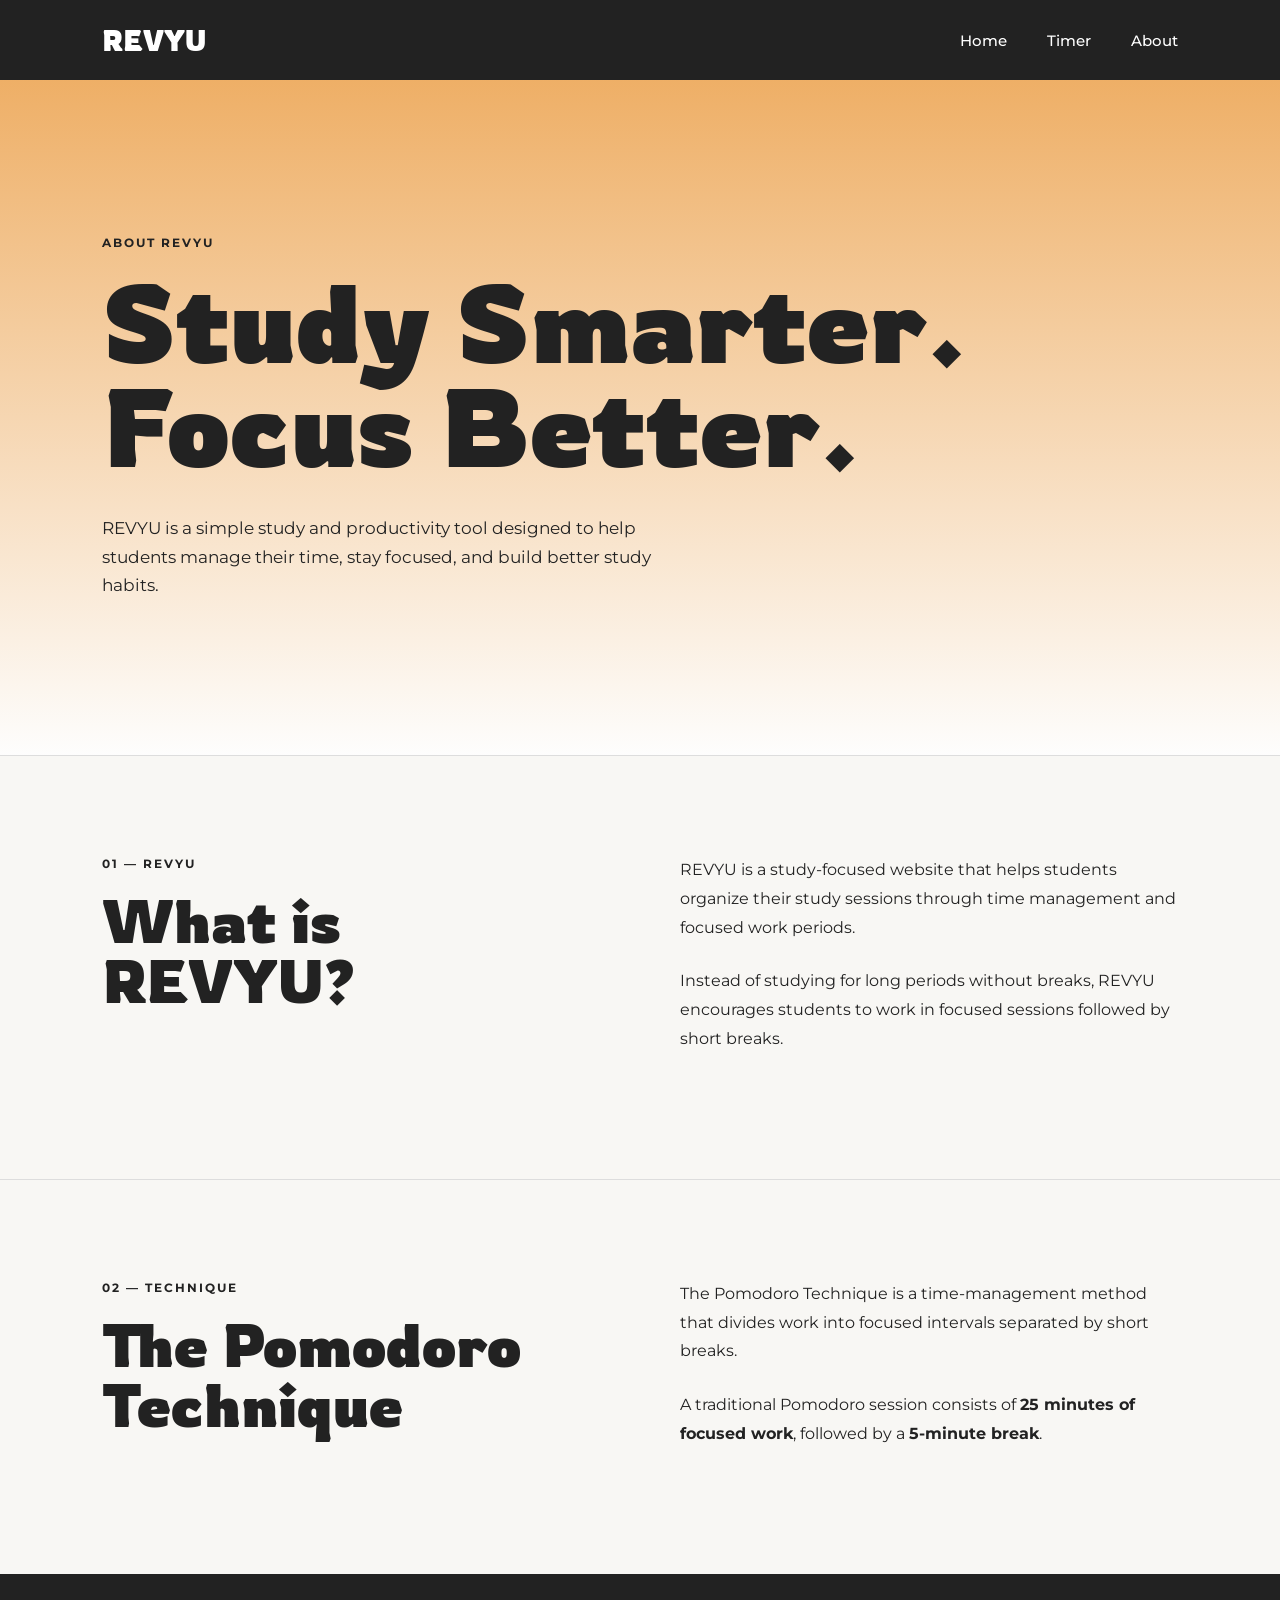
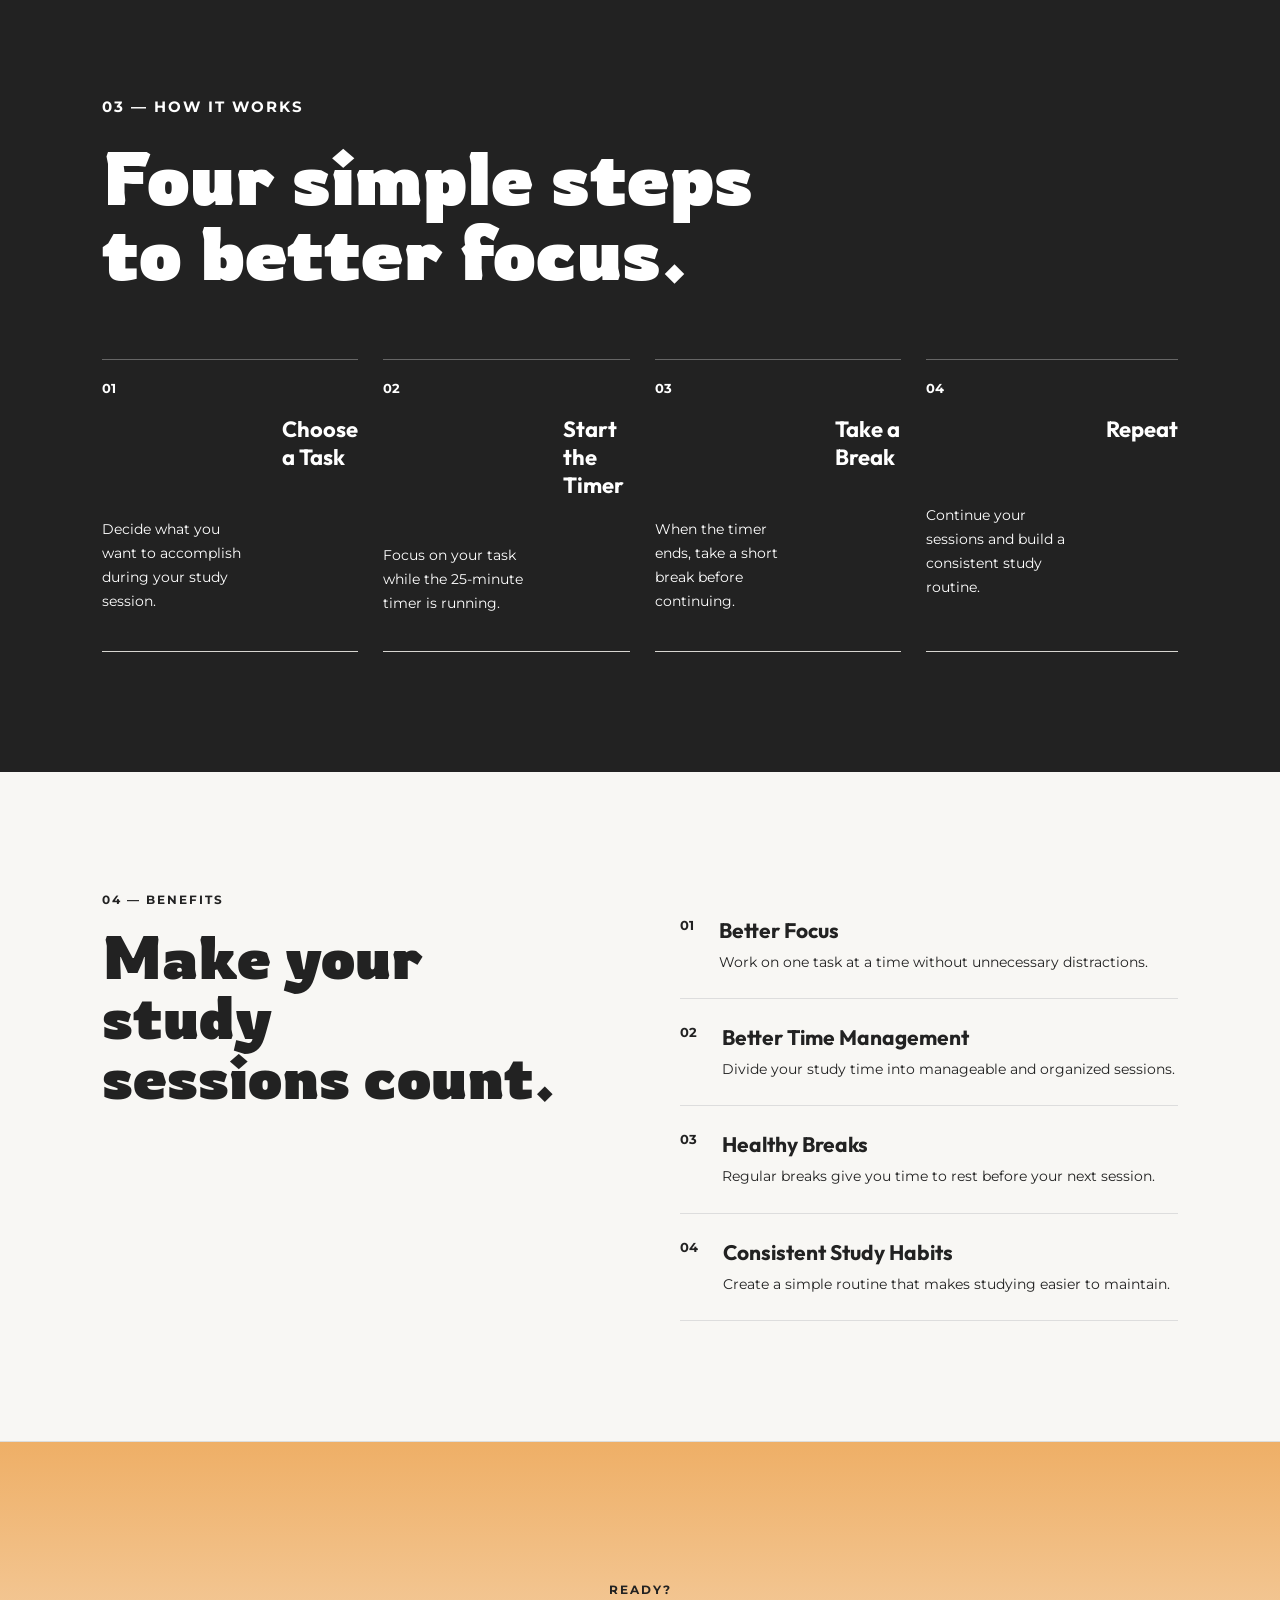
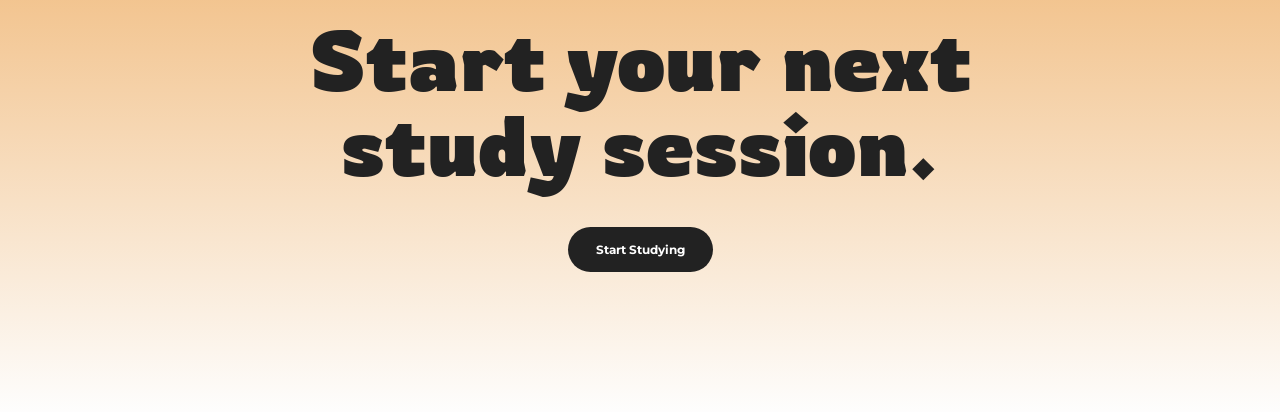
<file: about.html>
<!DOCTYPE html>
<html lang="en">

<head>
    <meta charset="UTF-8">
    <meta name="viewport" content="width=device-width, initial-scale=1.0">
    <title>REVYU | About</title>
    <link rel="stylesheet" href="style.css">
    <link rel="preconnect" href="https://fonts.googleapis.com">
    <link rel="preconnect" href="https://fonts.gstatic.com" crossorigin>
    <link href="https://fonts.googleapis.com/css2?family=Montserrat:ital,wght@0,100..900;1,100..900&family=Outfit:wght@100..900&family=Rowdies:wght@300;400;700&display=swap" rel="stylesheet">
</head>

<body>
    <header>
        <nav class="bar">
            <a href="index.html" class="logo">REVYU</a>

            <ul class="nav-links">
                <li><a href="index.html">Home</a></li>
                <li><a href="timer.html">Timer</a></li>
                <li><a href="about.html">About</a></li>
            </ul>

    <label class="hamburger">

        <input type="checkbox" id="menu-toggle">

        <svg viewBox="0 0 32 32">
            <path
                class="line line-top-bottom"
                d="M4 10 L28 10"
            ></path>

        <path
            class="line"
            d="M4 16 L28 16"
        ></path>

        <path
            class="line line-top-bottom"
            d="M4 22 L28 22"
        ></path>
    </svg>

    </label>
        </nav>
    </header>



    <!-- About Hero -->
    <section class="about-hero">

        <div class="about-hero-content">

            <p class="about-label">ABOUT REVYU</p>

            <h1>
                Study Smarter.<br>
                Focus Better.
            </h1>

            <p class="about-intro">
                REVYU is a simple study and productivity tool designed
                to help students manage their time, stay focused, and
                build better study habits.
            </p>

        </div>

    </section>


    <!-- What is REVYU -->
    <section class="about-section">

        <div class="about-content">

            <div class="about-heading">
                <p class="about-label">01 — REVYU</p>
                <h2>What is REVYU?</h2>
            </div>

            <div class="about-text">
                <p>
                    REVYU is a study-focused website that helps students
                    organize their study sessions through time management
                    and focused work periods.
                </p>

                <p>
                    Instead of studying for long periods without breaks,
                    REVYU encourages students to work in focused sessions
                    followed by short breaks.
                </p>
            </div>

        </div>

    </section>


    <!-- Pomodoro Technique -->
    <section class="about-section technique-section">

        <div class="about-content">

            <div class="about-heading">
                <p class="about-label">02 — TECHNIQUE</p>
                <h2>The Pomodoro Technique</h2>
            </div>

            <div class="about-text">

                <p>
                    The Pomodoro Technique is a time-management method
                    that divides work into focused intervals separated
                    by short breaks.
                </p>

                <p>
                    A traditional Pomodoro session consists of
                    <strong>25 minutes of focused work</strong>,
                    followed by a <strong>5-minute break</strong>.
                </p>

            </div>

        </div>

    </section>


    <!-- How It Works -->
    <section class="how-section">

        <div class="how-header">

            <p class="about-label">03 — HOW IT WORKS</p>

            <h2>
                Four simple steps<br>
                to better focus.
            </h2>

        </div>


        <div class="steps">

            <div class="step">
                <span>01</span>

                <h3>Choose a Task</h3>

                <p>
                    Decide what you want to accomplish
                    during your study session.
                </p>
            </div>


            <div class="step">
                <span>02</span>

                <h3>Start the Timer</h3>

                <p>
                    Focus on your task while the
                    25-minute timer is running.
                </p>
            </div>


            <div class="step">
                <span>03</span>

                <h3>Take a Break</h3>

                <p>
                    When the timer ends, take a
                    short break before continuing.
                </p>
            </div>


            <div class="step">
                <span>04</span>

                <h3>Repeat</h3>

                <p>
                    Continue your sessions and
                    build a consistent study routine.
                </p>
            </div>

        </div>

    </section>


    <!-- Benefits -->
    <section class="benefits-section">

        <div class="benefits-content">

            <div class="about-heading">
                <p class="about-label">04 — BENEFITS</p>

                <h2>
                    Make your study<br>
                    sessions count.
                </h2>
            </div>


            <div class="benefits-list">

                <div class="benefit">
                    <span>01</span>

                    <div>
                        <h3>Better Focus</h3>
                        <p>
                            Work on one task at a time
                            without unnecessary distractions.
                        </p>
                    </div>
                </div>


                <div class="benefit">
                    <span>02</span>

                    <div>
                        <h3>Better Time Management</h3>
                        <p>
                            Divide your study time into
                            manageable and organized sessions.
                        </p>
                    </div>
                </div>


                <div class="benefit">
                    <span>03</span>

                    <div>
                        <h3>Healthy Breaks</h3>
                        <p>
                            Regular breaks give you time to
                            rest before your next session.
                        </p>
                    </div>
                </div>


                <div class="benefit">
                    <span>04</span>

                    <div>
                        <h3>Consistent Study Habits</h3>
                        <p>
                            Create a simple routine that
                            makes studying easier to maintain.
                        </p>
                    </div>
                </div>

            </div>

        </div>

    </section>


    <!-- Call To Action -->
    <section class="about-cta">

        <p class="about-label">READY?</p>

        <h2>
            Start your next<br>
            study session.
        </h2>

        <a href="timer.html" class="hero-btn">
            Start Studying
        </a>

    </section>

    <script src="script.js"></script>
</body>
</html>
</file>
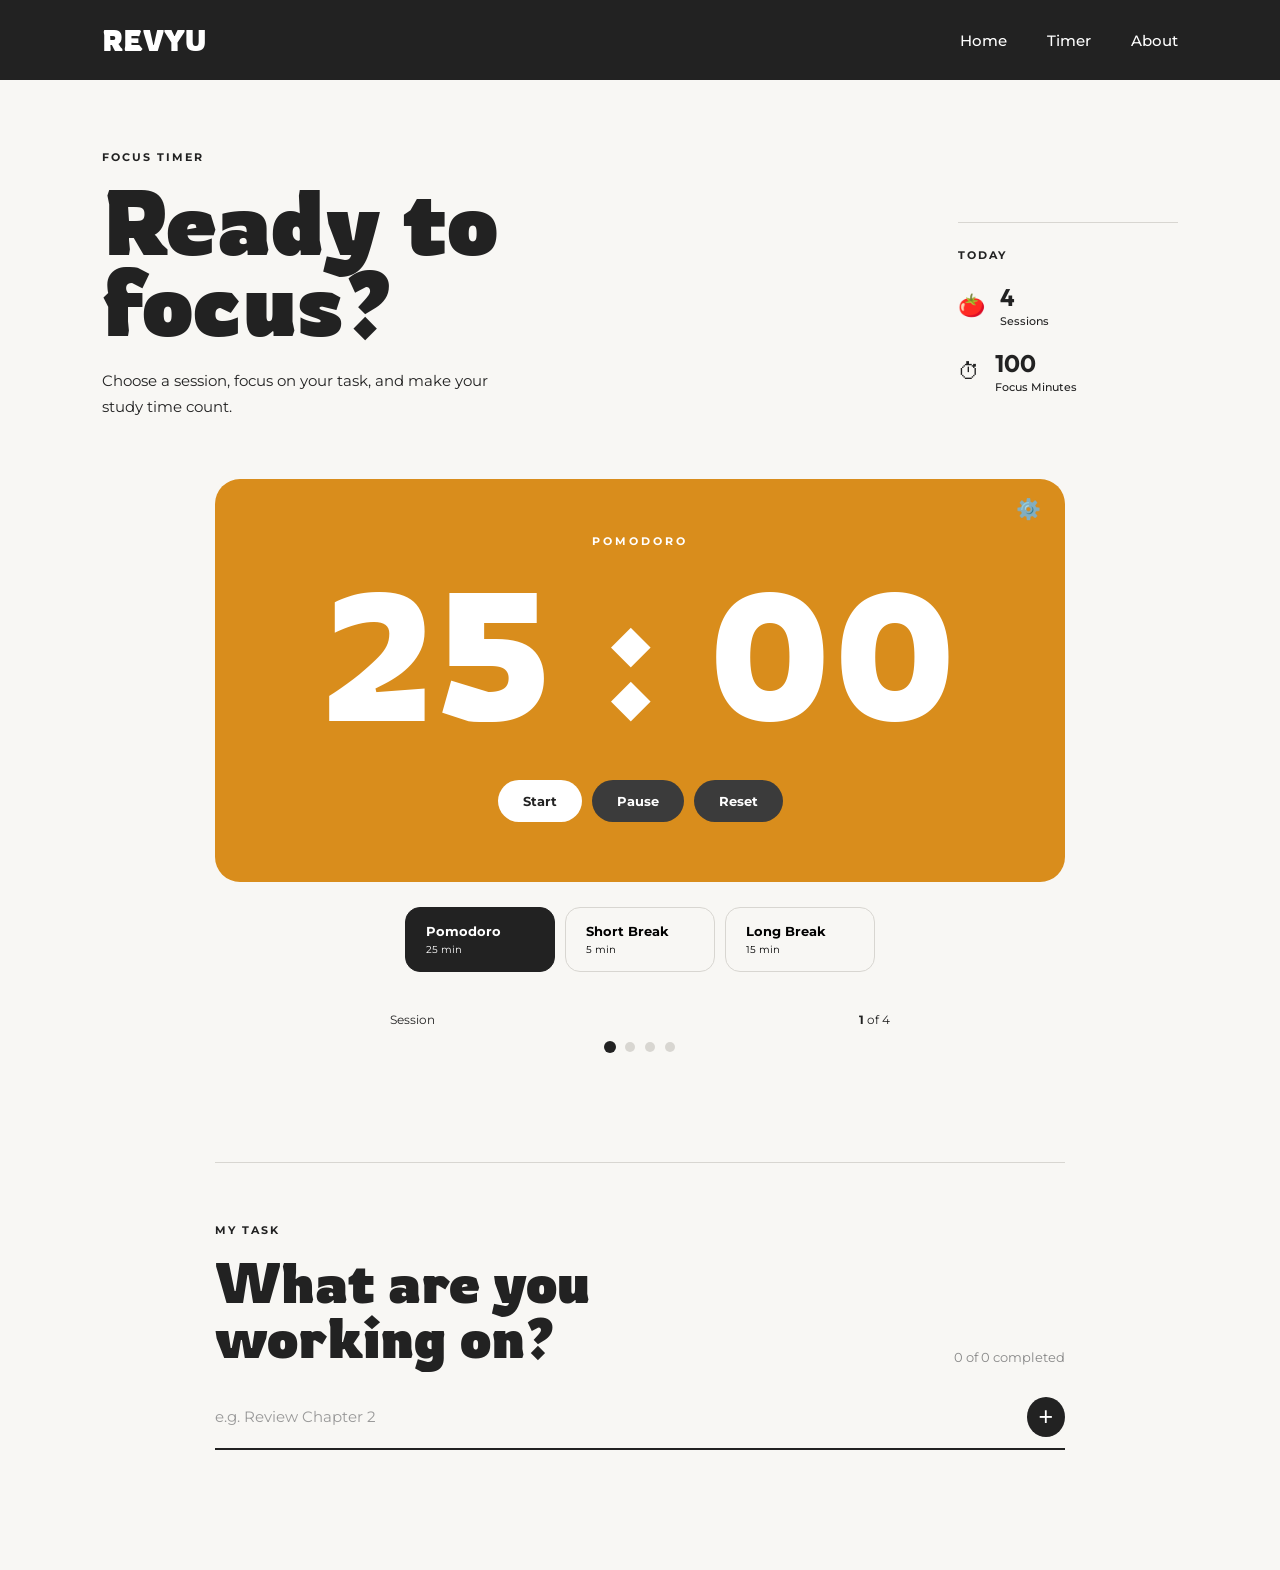
<file: timer.html>
<!DOCTYPE html>
<html lang="en">

<head>
    <meta charset="UTF-8">
    <meta name="viewport" content="width=device-width, initial-scale=1.0">
    <title>REVYU | Timer</title>
    <link rel="stylesheet" href="style.css">
    <link rel="preconnect" href="https://fonts.googleapis.com">
    <link rel="preconnect" href="https://fonts.gstatic.com" crossorigin>
    <link href="https://fonts.googleapis.com/css2?family=Montserrat:ital,wght@0,100..900;1,100..900&family=Outfit:wght@100..900&family=Rowdies:wght@300;400;700&display=swap" rel="stylesheet">
</head>

<body>

    <header>

        <nav class="bar">
            <a href="index.html" class="logo">REVYU</a>

            <ul class="nav-links">
                <li><a href="index.html">Home</a></li>
                <li><a href="timer.html">Timer</a></li>
                <li><a href="about.html">About</a></li>
            </ul>

    <label class="hamburger">

        <input type="checkbox" id="menu-toggle">

        <svg viewBox="0 0 32 32">
            <path
                class="line line-top-bottom"
                d="M4 10 L28 10"
            ></path>

        <path
            class="line"
            d="M4 16 L28 16"
        ></path>

        <path
            class="line line-top-bottom"
            d="M4 22 L28 22"
        ></path>
    </svg>

    </label>
        </nav>
    </header>


    <main class="timer-page">
        <section class="timer-intro">

            <div class="intro-text">

                <p class="section-label">
                    FOCUS TIMER
                </p>

                <h1>
                    Ready to<br>
                    focus?
                </h1>

                <p class="intro-description">
                    Choose a session, focus on your task,
                    and make your study time count.
                </p>

            </div>


            <div class="today-progress">

                <p class="section-label">
                    TODAY
                </p>

                <div class="progress-item">

                    <span class="progress-icon">
                        🍅
                    </span>

                    <div>
                        <strong id="completed-sessions">
                            4
                        </strong>

                        <span>
                            Sessions
                        </span>
                    </div>

                </div>


                <div class="progress-item">

                    <span class="progress-icon">
                        ⏱
                    </span>

                    <div>
                        <strong id="focus-minutes">
                            100
                        </strong>

                        <span>
                            Focus Minutes
                        </span>
                    </div>

                </div>

            </div>

        </section>


        <section class="timer-area">

            <div class="timer-card">

                <button
                    type="button"
                    id="settings-btn"
                    class="settings-btn"
                    aria-label="Open settings">
                    ⚙️
                </button>

                <p class="current-mode" id="current-mode">
                    POMODORO
                </p>


                <!-- Timer -->

                <div class="timer-display">

                    <span id="minutes">
                        25
                    </span>

                    <span class="timer-colon">
                        :
                    </span>

                    <span id="seconds">
                        00
                    </span>

                </div>

                <div class="timer-controls">

                    <button
                        type="button"
                        id="start-btn"
                        class="start-btn">
                        Start
                    </button>

                    <button
                        type="button"
                        id="pause-btn"
                        class="secondary-btn">
                        Pause
                    </button>

                    <button
                        type="button"
                        id="reset-btn"
                        class="secondary-btn">
                        Reset
                    </button>

                </div>

            </div>


            <div class="timer-modes">

                <button
                    type="button"
                    class="mode-btn active"
                    data-mode="pomodoro">

                    <span>Pomodoro</span>
                    <small>25 min</small>

                </button>


                <button
                    type="button"
                    class="mode-btn"
                    data-mode="short">

                    <span>Short Break</span>
                    <small>5 min</small>

                </button>


                <button
                    type="button"
                    class="mode-btn"
                    data-mode="long">

                    <span>Long Break</span>
                    <small>15 min</small>

                </button>

            </div>

            <div class="session-progress">

                <div class="session-header">

                    <span>
                        Session
                    </span>

                    <span>
                        <strong id="current-session">
                            1
                        </strong>
                        of 4
                    </span>

                </div>

                <div class="session-dots">
                    <span class="session-dot active"></span>
                    <span class="session-dot"></span>
                    <span class="session-dot"></span>
                    <span class="session-dot"></span>
                </div>

            </div>

        </section>

        <section class="task-section">

            <div class="task-header">

                <div>

                    <p class="section-label">
                        MY TASK
                    </p>

                    <h2>
                        What are you<br>
                        working on?
                    </h2>

                </div>

                <p class="task-count" id="task-count">
                    0 of 0 completed
                </p>

            </div>


            <div class="task-input-container">

                <input
                    type="text"
                    id="task-input"
                    placeholder="e.g. Review Chapter 2"
                    autocomplete="off">

                <button
                    type="button"
                    id="add-task-btn"
                    aria-label="Add task">

                    +

                </button>

            </div>


            <div
                class="task-list"
                id="task-list">
            </div>

        </section>


    </main>


    <!-- Settings Modal -->
    <div class="settings-overlay" id="settings-overlay">

        <div class="settings-panel">

            <div class="settings-header">
                <h3>Settings</h3>
                <button
                    type="button"
                    id="settings-close"
                    class="settings-close"
                    aria-label="Close settings">
                    &times;
                </button>
            </div>

            <div class="settings-group">
                <label for="focus-duration">Focus time (minutes)</label>
                <input type="number" id="focus-duration" min="1" max="180" value="25">
            </div>

            <div class="settings-group">
                <label for="short-duration">Short break (minutes)</label>
                <input type="number" id="short-duration" min="1" max="60" value="5">
            </div>

            <div class="settings-group">
                <label for="long-duration">Long break (minutes)</label>
                <input type="number" id="long-duration" min="1" max="60" value="15">
            </div>

            <div class="settings-toggle">
                <label for="auto-start-breaks">Auto-start breaks</label>
                <input type="checkbox" id="auto-start-breaks">
            </div>

            <div class="settings-toggle">
                <label for="auto-start-sessions">Auto-start next session</label>
                <input type="checkbox" id="auto-start-sessions">
            </div>

            <div class="settings-toggle">
                <label for="sound-toggle">Sound notification</label>
                <input type="checkbox" id="sound-toggle" checked>
            </div>

            <button
                type="button"
                id="settings-save"
                class="settings-save-btn">
                Save Settings
            </button>

        </div>

    </div>


    <script src="script.js"></script>

</body>

</html>
</file>
<file: style.css>
* {
    margin: 0;
    padding: 0;
    box-sizing: border-box;
}

body {
    font-family: 'Outfit', sans-serif;
    background-color: #f8f7f4;
    color: #222;
}

header {
    width: 100%;
    background-color: #222;
}

/* Hide hamburger on desktop */

.hamburger {
    display: none;
}

/* Hamburger icon styling */

.hamburger input {
    display: none;
}

.hamburger svg {
    width: 28px;
    height: 28px;
    cursor: pointer;
}

.line {
    fill: none;
    stroke: white;
    stroke-width: 3;
    stroke-linecap: round;
}

.bar {
    height: 80px;
    padding: 0 8%;
    display: flex;
    align-items: center;
    justify-content: space-between;
}

.logo {
    font-family: 'Rowdies', sans-serif;
    font-size: 28px;
    font-weight: 700;
    text-decoration: none;
    color: #ffff;
}

.nav-links {
    display: flex;
    list-style: none;
    gap: 40px;
}

.nav-links a {
    text-decoration: none;
    color: #ffff;
    font-family: 'Montserrat', sans-serif;
    font-size: 15px;
    font-weight: 500;
    transition: 0.3s;
}

.nav-links a:hover {
    opacity: 0.6;
}

/* MOBILE NAVIGATION — placed after the base .nav-links rule above
   so this is the rule that wins on small screens */

@media (max-width: 768px) {

    .bar {
        position: relative;
    }

    .hamburger {
        display: block;
        z-index: 100;
    }

    .nav-links {
        display: none;

        position: absolute;

        top: 100%;
        left: 0;

        width: 100%;

        flex-direction: column;

        align-items: center;

        padding: 30px 0;

        background-color: #222;
        z-index: 999;
    }

    .nav-links.show {
        display: flex;
    }

}

.hero {
    min-height: calc(100vh - 80px);
    background: linear-gradient(to bottom, rgba(236, 157, 67, 0.8), rgba(255, 255, 255, 0.8)), url('https://images.unsplash.com/photo-1612832021065-1f3e4c6b9d2e?ixlib=rb-4.0.3&ixid=M3wxMjA3fDB8MHxwaG90by1wYWdlfHx8fGVufDB8fHx8&auto=format&fit=crop&w=1470&q=80') center/cover no-repeat;
    max-width: 1200px;

    margin: auto;

    padding: 60px 8%;

    display: flex;

    align-items: center;

    justify-content: space-between;

    gap: 80px;
}



.hero-content {
    max-width: 600px;
}

.hero-label {
    font-family: 'Montserrat', sans-serif;

    font-size: 11px;

    font-weight: 700;

    letter-spacing: 2px;

    margin-bottom: 20px;
}

.hero-content h1 {
    font-family: 'Rowdies', sans-serif;

    font-size: clamp(55px, 7vw, 100px);

    line-height: 0.95;

    margin: 0 0 30px;
}

.hero-description {
    max-width: 420px;

    font-family: 'Montserrat', sans-serif;

    font-size: 16px;

    line-height: 1.7;

    margin-bottom: 35px;
}

.hero-btn {
    display: inline-block;

    padding: 15px 28px;

    background-color: #222;

    color: white;

    border-radius: 30px;

    font-family: 'Montserrat', sans-serif;

    font-size: 12px;

    font-weight: 700;

    text-decoration: none;

    transition: 0.3s;
}

.hero-btn:hover {
    transform: translateY(-3px);
}


.timer-preview {
    width: 320px;
    min-height: 420px;

    background-color: #333333;
    color: white;

    border-radius: 30px;
    padding: 30px;

    display: flex;
    flex-direction: column;
    justify-content: center;

    gap: 15px;

    box-shadow: 20px 20px 0 #e5e1db;
}

.pic {
    display: flex;
    justify-content: center;
    align-items: center;

    margin: 10px 0;
}

.pic img {
    width: 160px;
    height: auto;

    object-fit: contain;
}

.preview-label {
    margin: 0;

    font-family: 'Montserrat', sans-serif;
    font-size: 11px;
    font-weight: 700;

    letter-spacing: 3px;
}

.preview-time {
    font-family: 'Rowdies', sans-serif;
    font-size: 70px;

    color: #ff7a00;

    text-align: center;

    margin: 5px 0;
}

.preview-start {
    width: 100%;

    padding: 16px;

    border: none;

    border-radius: 30px;

    background-color: white;

    color: #222;

    font-family: 'Montserrat', sans-serif;

    font-size: 13px;

    font-weight: 700;

    cursor: pointer;

    margin-top: auto;

    transition: 0.3s;
}

.preview-start:hover {
    transform: scale(1.03);
}


@media (max-width: 768px) {

    .hero {
        min-height: auto;

        flex-direction: column;

        align-items: flex-start;

        padding: 70px 8%;

        gap: 60px;
    }

    .timer-preview {
        width: 100%;

        max-width: 430px;

        align-self: center;
    }
}

/* =================================
   WHY REVYU SECTION
================================= */

.why-revyu {
    max-width: 1200px;
    margin: 0 auto;

    padding: 120px 8%;
}


/* HEADER */

.why-header {
    max-width: 650px;

    margin-bottom: 70px;
}

.section-label {
    font-family: 'Montserrat', sans-serif;

    font-size: 11px;
    font-weight: 700;

    letter-spacing: 2px;

    margin-bottom: 20px;
}

.why-header h2 {
    font-family: 'Rowdies', sans-serif;

    font-size: clamp(40px, 5vw, 65px);

    line-height: 1;

    margin-bottom: 25px;
}

.why-description {
    max-width: 500px;

    font-family: 'Montserrat', sans-serif;

    font-size: 15px;

    line-height: 1.7;
}


/* CARDS */

.why-grid {
    display: grid;

    grid-template-columns: repeat(3, 1fr);

    gap: 20px;
}


.why-card {
    min-height: 300px;

    padding: 35px;

    border: 1px solid #d8d6d1;

    border-radius: 20px;

    display: flex;

    flex-direction: column;

    justify-content: space-between;

    transition: 0.3s;
}

.why-card:hover {
    transform: translateY(-8px);

    background-color: #222;

    color: white;
}


.why-number {
    font-family: 'Montserrat', sans-serif;

    font-size: 12px;

    font-weight: 700;

    color: #ff7a00;
}


.why-card h3 {
    font-family: 'Rowdies', sans-serif;

    font-size: 32px;

    margin: auto 0 15px;
}


.why-card p {
    font-family: 'Montserrat', sans-serif;

    font-size: 13px;

    line-height: 1.7;

    margin: 0;
}


/* RESPONSIVE */

@media (max-width: 768px) {

    .why-revyu {
        padding: 80px 8%;
    }

    .why-grid {
        grid-template-columns: 1fr;

        gap: 15px;
    }

    .why-card {
        min-height: 220px;
    }

}

/* =================================
   HOW IT WORKS SECTION
================================= */

.how-it-works {
    max-width: 1200px;
    margin: 0 auto;
    padding: 120px 8%;
}


/* HEADER */

.how-header {
    max-width: 600px;
    margin-bottom: 70px;
}

.how-header h2 {
    font-family: 'Rowdies', sans-serif;
    font-size: clamp(40px, 5vw, 65px);
    line-height: 1;
    margin-bottom: 25px;
}

.how-header p {
    font-family: 'Montserrat', sans-serif;
    font-size: 15px;
    line-height: 1.7;
}


/* STEPS */

.steps-container {
    border-top: 1px solid #d8d6d1;
}


.step {
    display: grid;
    grid-template-columns: 150px 1fr;

    gap: 30px;

    padding: 35px 0;

    border-bottom: 1px solid #d8d6d1;

    transition: 0.3s;
}

.step:hover {
    padding-left: 20px;
}


/* NUMBER */

.step-number {
    font-family: 'Rowdies', sans-serif;
    font-size: 40px;
    color: #ff7a00;
}


/* CONTENT */

.step-content {
    display: flex;
    justify-content: space-between;
    align-items: center;

    gap: 40px;
}

.step-content h3 {
    font-family: 'Rowdies', sans-serif;
    font-size: 30px;

    margin: 0;

    min-width: 220px;
}

.step-content p {
    font-family: 'Montserrat', sans-serif;
    font-size: 14px;
    line-height: 1.7;

    max-width: 400px;

    margin: 0;
}


/* RESPONSIVE */

@media (max-width: 768px) {

    .how-it-works {
        padding: 80px 8%;
    }

    .step {
        grid-template-columns: 1fr;
        gap: 15px;
    }

    .step-content {
        flex-direction: column;
        align-items: flex-start;
        gap: 10px;
    }

    .step-content h3 {
        min-width: auto;
    }

}

/* =================================
   MOTIVATIONAL QUOTE
================================= */

.quote-section {
    max-width: 1200px;
    margin: 0 auto;

    padding: 120px 8%;

    text-align: center;

    background-color: #222;
    color: white;

    border-radius: 30px;
}


.quote-label {
    font-family: 'Montserrat', sans-serif;

    font-size: 11px;
    font-weight: 700;

    letter-spacing: 3px;

    color: #ff7a00;

    margin-bottom: 30px;
}


.quote-section h2 {
    max-width: 850px;

    margin: 0 auto 30px;

    font-family: 'Rowdies', sans-serif;

    font-size: clamp(35px, 5vw, 65px);

    line-height: 1.2;
}


.quote-author {
    font-family: 'Montserrat', sans-serif;

    font-size: 14px;

    color: #cccccc;
}

/* =================================
   FINAL CTA SECTION
================================= */

.final-cta {
    max-width: 900px;

    margin: 0 auto;

    padding: 140px 8%;

    text-align: center;
}


.final-cta h2 {
    font-family: 'Rowdies', sans-serif;

    font-size: clamp(45px, 6vw, 75px);

    line-height: 1;

    margin: 25px 0;
}


.final-cta p:not(.section-label) {
    max-width: 500px;

    margin: 0 auto 35px;

    font-family: 'Montserrat', sans-serif;

    font-size: 15px;

    line-height: 1.7;

    color: #666;
}


/* CTA BUTTON */

.final-cta .hero-btn {
    padding: 17px 35px;

    font-size: 12px;
}


/* =================================
   FOOTER
================================= */

.footer {
    background-color: #222;
    color: white;

    margin-top: 50px;

    padding: 70px 8% 25px;
}


.footer-content {
    max-width: 1200px;

    margin: 0 auto;

    display: flex;

    justify-content: space-between;

    gap: 60px;

    padding-bottom: 60px;
}


/* BRAND */

.footer-brand {
    max-width: 300px;
}

.footer-logo {
    font-family: 'Rowdies', sans-serif;

    font-size: 35px;

    color: white;

    text-decoration: none;
}

.footer-brand p {
    font-family: 'Montserrat', sans-serif;

    font-size: 14px;

    line-height: 1.7;

    color: #bbbbbb;

    margin-top: 15px;
}


/* LINKS */

.footer-links {
    display: flex;

    gap: 80px;
}

.footer-column {
    display: flex;

    flex-direction: column;

    gap: 12px;
}

.footer-title {
    font-family: 'Montserrat', sans-serif;

    font-size: 10px;

    font-weight: 700;

    letter-spacing: 2px;

    color: #ff7a00;

    margin-bottom: 10px;
}

.footer-column a {
    font-family: 'Montserrat', sans-serif;

    font-size: 13px;

    color: #bbbbbb;

    text-decoration: none;

    transition: 0.3s;
}

.footer-column a:hover {
    color: white;
}


/* BOTTOM FOOTER */

.footer-bottom {
    max-width: 1200px;

    margin: 0 auto;

    padding-top: 25px;

    border-top: 1px solid #444;

    display: flex;

    justify-content: space-between;

    gap: 20px;
}

.footer-bottom p {
    font-family: 'Montserrat', sans-serif;

    font-size: 11px;

    color: #888;
}


/* MOBILE RESPONSIVE */

@media (max-width: 768px) {

    .footer-content {
        flex-direction: column;

        gap: 40px;
    }

    .footer-links {
        gap: 40px;

        flex-wrap: wrap;
    }

    .footer-bottom {
        flex-direction: column;

        gap: 5px;
    }

}

@keyframes fadeUp {
    from {
        opacity: 0;
        transform: translateY(30px);
    }

    to {
        opacity: 1;
        transform: translateY(0);
    }
}




.hero-content {
    animation: fadeUp 0.8s ease forwards;
}



.timer-preview {
    animation: fadeUp 1s ease forwards;
}


.why-card {
    animation: fadeUp 0.8s ease forwards;
}


.step {
    transition: 0.3s ease;
}

.hero-btn,
.preview-start {
    transition: 0.3s ease;
}

/* =================================
   TABLET AND MOBILE RESPONSIVENESS
================================= */

@media (max-width: 768px) {

    /* NAVIGATION */

    .bar {
        padding: 20px 6%;
        flex-wrap: wrap;
        gap: 20px;
    }

    .nav-links {
        width: 100%;
        justify-content: center;
        gap: 20px;
    }


    /* HERO SECTION */

    .hero {
        flex-direction: column;
        align-items: flex-start;

        padding: 70px 8%;
        gap: 50px;
    }

    .hero-content h1 {
        font-size: clamp(45px, 12vw, 70px);
    }

    .hero-description {
        font-size: 14px;
    }


    /* TIMER PREVIEW */

    .timer-preview {
        width: 100%;
        max-width: 320px;

        min-height: 420px;

        align-self: center;

        box-sizing: border-box;
    }


    /* WHY REVYU */

    .why-grid {
        grid-template-columns: 1fr;
    }

    .why-card {
        min-height: 220px;
    }


    /* HOW IT WORKS */

    .step {
        grid-template-columns: 1fr;
        gap: 15px;
    }

    .step-content {
        flex-direction: column;
        align-items: flex-start;
        gap: 15px;
    }


    /* QUOTE SECTION */

    .quote-section {
        margin-left: 5%;
        margin-right: 5%;

        padding: 80px 8%;
    }


    /* FINAL CTA */

    .final-cta {
        padding: 100px 8%;
    }

    .footer-content {
        flex-direction: column;
        gap: 40px;
    }

    .footer-links {
        gap: 40px;
    }

    .footer-bottom {
        flex-direction: column;
        gap: 10px;
    }

}


    /* TIMER PAGE */


.timer-page {
    min-height: calc(100vh - 80px);
    padding: 70px 8% 100px;
}


.timer-intro {
    max-width: 1200px;
    margin: 0 auto 60px;

    display: flex;
    justify-content: space-between;
    align-items: flex-end;

    gap: 40px;
}

.section-label {
    font-family: 'Montserrat', sans-serif;
    font-size: 11px;
    font-weight: 700;
    letter-spacing: 2px;

    margin-bottom: 18px;
}

.intro-text h1 {
    font-family: 'Rowdies', sans-serif;
    font-size: clamp(55px, 7vw, 90px);
    line-height: 0.9;

    margin: 0 0 25px;
}

.intro-description {
    max-width: 420px;

    font-family: 'Montserrat', sans-serif;
    font-size: 15px;
    line-height: 1.7;

    margin: 0;
}


/* =================================
   TODAY'S PROGRESS
================================= */

.today-progress {
    min-width: 220px;

    padding: 25px 0;

    border-top: 1px solid #d8d6d1;
}

.progress-item {
    display: flex;
    align-items: center;

    gap: 15px;

    margin-top: 20px;
}

.progress-icon {
    font-size: 22px;
}

.progress-item div {
    display: flex;
    flex-direction: column;
    gap: 2px;
}

.progress-item strong {
    font-family: 'Outfit', sans-serif;
    font-size: 24px;
}

.progress-item span:not(.progress-icon) {
    font-family: 'Montserrat', sans-serif;
    font-size: 11px;
    font-weight: 500;
}


/* =================================
   TIMER AREA
================================= */

.timer-area {
    max-width: 850px;
    margin: 0 auto;
}




.timer-card {
    background-color: #d98d1c;
    color: white;

    border-radius: 25px;

    padding: 55px 40px 60px;

    text-align: center;
}

.current-mode {
    font-family: 'Montserrat', sans-serif;

    font-size: 11px;
    font-weight: 700;

    letter-spacing: 3px;

    margin: 0 0 25px;
}


/* =================================
   TIMER DISPLAY
================================= */

.timer-display {
    font-family: 'Rowdies', sans-serif;

    font-size: clamp(100px, 17vw, 180px);

    line-height: 0.9;

    letter-spacing: 3px;

    margin-bottom: 45px;
}

.timer-colon {
    position: relative;
    top: -5px;
}


/* =================================
   TIMER CONTROLS
================================= */

.timer-controls {
    display: flex;
    justify-content: center;
    align-items: center;

    gap: 10px;
}

.timer-controls button {
    border: none;

    padding: 13px 25px;

    border-radius: 30px;

    font-family: 'Montserrat', sans-serif;

    font-size: 13px;
    font-weight: 700;

    cursor: pointer;

    transition: 0.3s;
}

.start-btn {
    background-color: white;
    color: #222;
}

.secondary-btn {
    background-color: #3b3b3b;
    color: white;
}

.timer-controls button:hover {
    transform: translateY(-3px);
}


/* =================================
   TIMER MODES
================================= */

.timer-modes {
    display: flex;

    justify-content: center;

    gap: 10px;

    margin-top: 25px;
}

.mode-btn {
    border: 1px solid #d8d6d1;

    background-color: transparent;

    min-width: 150px;

    padding: 15px 20px;

    border-radius: 15px;

    cursor: pointer;

    display: flex;
    flex-direction: column;

    gap: 4px;

    transition: 0.3s;
}

.mode-btn span {
    font-family: 'Montserrat', sans-serif;

    font-size: 13px;
    font-weight: 700;
}

.mode-btn small {
    font-family: 'Montserrat', sans-serif;

    font-size: 10px;
}

.mode-btn:hover {
    background-color: #eeeae4;
}

.mode-btn.active {
    background-color: #222;
    color: white;

    border-color: #222;
}


/* =================================
   SESSION PROGRESS
================================= */

.session-progress {
    max-width: 500px;

    margin: 40px auto 0;
}

.session-header {
    display: flex;

    justify-content: space-between;

    margin-bottom: 15px;

    font-family: 'Montserrat', sans-serif;

    font-size: 12px;
}

.session-header strong {
    font-weight: 700;
}


/* Session dots */

.session-dots {
    display: flex;

    justify-content: center;

    gap: 10px;
}

.session-dot {
    width: 10px;
    height: 10px;

    border-radius: 50%;

    background-color: #d8d6d1;

    transition: 0.3s;
}

.session-dot.active {
    background-color: #222;

    transform: scale(1.2);
}


/* =================================
   TASK SECTION
================================= */

.task-section {
    max-width: 850px;

    margin: 110px auto 0;

    padding-top: 60px;

    border-top: 1px solid #d8d6d1;
}

.task-header {
    margin-bottom: 30px;
}

.task-header h2 {
    font-family: 'Rowdies', sans-serif;

    font-size: clamp(35px, 5vw, 55px);

    line-height: 1;

    margin: 0;
}



.task-input-container {
    display: flex;

    align-items: center;

    border-bottom: 2px solid #222;

    padding-bottom: 10px;
}

.task-input-container input {
    width: 100%;

    border: none;
    outline: none;

    background: transparent;

    font-family: 'Montserrat', sans-serif;

    font-size: 15px;

    padding: 12px 0;
}

.task-input-container input::placeholder {
    color: #999;
}

.task-input-container button {
    width: 40px;
    height: 40px;

    border: none;

    border-radius: 50%;

    background-color: #222;
    color: white;

    font-size: 25px;

    cursor: pointer;

    display: flex;
    align-items: center;
    justify-content: center;

    transition: 0.3s;
}

.task-input-container button:hover {
    transform: rotate(90deg);
}


/* =================================
   TASK LIST
================================= */

.task-list {
    margin-top: 20px;
}

.task-item {
    display: flex;

    justify-content: space-between;
    align-items: center;

    padding: 18px 0;

    border-bottom: 1px solid #d8d6d1;

    font-family: 'Montserrat', sans-serif;

    font-size: 14px;
}


/* =================================
   RESPONSIVE
================================= */

@media (max-width: 768px) {

    .timer-page {
        padding: 50px 6% 80px;
    }

    .timer-intro {
        flex-direction: column;

        align-items: flex-start;

        margin-bottom: 40px;
    }

    .today-progress {
        width: 100%;
    }

    .timer-card {
        padding: 45px 20px 50px;
    }

    .timer-modes {
        flex-direction: column;
    }

    .mode-btn {
        width: 100%;
    }

    .timer-controls {
        flex-wrap: wrap;
    }

}


@media (max-width: 480px) {

    .timer-page {
        padding-left: 5%;
        padding-right: 5%;
    }

    .intro-text h1 {
        font-size: 55px;
    }

    .timer-display {
        font-size: 85px;
    }

    .timer-controls button {
        padding: 12px 20px;
    }

}



.about-hero {
    min-height: 75vh;
    display: flex;
    align-items: center;
    padding: 80px 8%;
    background: linear-gradient(to bottom, rgba(236, 157, 67, 0.8), rgba(255, 255, 255, 0.8)), url('https://images.unsplash.com/photo-1612832021065-1f3e4c6b9d2e?ixlib=rb-4.0.3&ixid=M3wxMjA3fDB8MHxwaG90by1wYWdlfHx8fGVufDB8fHx8&auto=format&fit=crop&w=1470&q=80') center/cover no-repeat;
}


.about-hero-content {
    max-width: 900px;
}

.about-label {
    font-family: 'Montserrat', sans-serif;
    font-size: 12px;
    font-weight: 700;
    letter-spacing: 2px;
    margin-bottom: 20px;
}

.about-hero h1 {
    font-family: 'Rowdies', sans-serif;
    font-size: clamp(55px, 9vw, 110px);
    line-height: 0.95;
    margin-bottom: 35px;
}

.about-intro {
    max-width: 600px;
    font-family: 'Montserrat', sans-serif;
    font-size: 17px;
    line-height: 1.7;
}


.about-section {
    padding: 100px 8%;
    border-top: 1px solid #ddd;
}

.about-content {
    max-width: 1100px;
    margin: auto;

    display: grid;
    grid-template-columns: 1fr 1fr;
    gap: 80px;
}

.about-heading h2 {
    font-family: 'Rowdies', sans-serif;
    font-size: clamp(35px, 5vw, 60px);
    line-height: 1;
}

.about-text {
    font-family: 'Montserrat', sans-serif;
    font-size: 16px;
    line-height: 1.8;
}

.about-text p {
    margin-bottom: 25px;
}



.how-section {
    padding: 120px 8%;
    background-color: #222;
    color: white;
}

.how-header {
    max-width: 1100px;
    margin: auto;
    margin-bottom: 70px;
}

.how-header h2 {
    font-family: 'Rowdies', sans-serif;
    font-size: clamp(40px, 6vw, 75px);
    line-height: 1;
}


.steps {
    max-width: 1100px;
    margin: auto;

    display: grid;
    grid-template-columns: repeat(4, 1fr);
    gap: 25px;
}

.step {
    border-top: 1px solid #666;
    padding-top: 20px;
}

.step span {
    font-family: 'Montserrat', sans-serif;
    font-size: 13px;
    font-weight: 700;
}

.step h3 {
    font-family: 'Outfit', sans-serif;
    font-size: 22px;
    margin: 35px 0 15px;
}

.step p {
    font-family: 'Montserrat', sans-serif;
    font-size: 14px;
    line-height: 1.7;
}


.benefits-section {
    padding: 120px 8%;
}

.benefits-content {
    max-width: 1100px;
    margin: auto;

    display: grid;
    grid-template-columns: 1fr 1fr;
    gap: 80px;
}

.benefits-list {
    display: flex;
    flex-direction: column;
}

.benefit {
    display: flex;
    gap: 25px;

    padding: 25px 0;

    border-bottom: 1px solid #ddd;
}

.benefit span {
    font-family: 'Montserrat', sans-serif;
    font-size: 13px;
    font-weight: 700;
}

.benefit h3 {
    font-family: 'Outfit', sans-serif;
    font-size: 21px;
    margin-bottom: 8px;
}

.benefit p {
    font-family: 'Montserrat', sans-serif;
    font-size: 14px;
    line-height: 1.6;
}


/* Call To Action */

.about-cta {
    text-align: center;
    padding: 140px 20px;
    border-top: 1px solid #ddd;
    background: linear-gradient(to bottom, rgba(236, 157, 67, 0.8), rgba(255, 255, 255, 0.8)), url('https://images.unsplash.com/photo-1612832021065-1f3e4c6b9d2e?ixlib=rb-4.0.3&ixid=M3wxMjA3fDB8MHxwaG90by1wYWdlfHx8fGVufDB8fHx8&auto=format&fit=crop&w=1470&q=80') center/cover no-repeat;
}

.about-cta h2 {
    font-family: 'Rowdies', sans-serif;
    font-size: clamp(45px, 7vw, 85px);
    line-height: 1;
    margin-bottom: 40px;
}

@media (max-width: 768px) {

    .about-hero {
        min-height: 65vh;
        padding: 60px 8%;
    }

    .about-content,
    .benefits-content {
        grid-template-columns: 1fr;
        gap: 40px;
    }

    .steps {
        grid-template-columns: 1fr 1fr;
    }

    .about-section,
    .benefits-section {
        padding: 80px 8%;
    }

}


@media (max-width: 500px) {

    .steps {
        grid-template-columns: 1fr;
    }

    .about-hero h1 {
        font-size: 55px;
    }

}


/* =================================
   SETTINGS BUTTON + PANEL
================================= */

.timer-card {
    position: relative;
}

.settings-btn {
    position: absolute;
    top: 20px;
    right: 24px;

    background: transparent;
    border: none;

    font-size: 20px;
    line-height: 1;

    cursor: pointer;

    color: white;

    transition: 0.3s;
}

.settings-btn:hover {
    transform: rotate(60deg);
}

.settings-overlay {
    display: none;

    position: fixed;
    inset: 0;

    background: rgba(0, 0, 0, 0.5);

    align-items: center;
    justify-content: center;

    padding: 20px;

    z-index: 1000;
}

.settings-overlay.show {
    display: flex;
}

.settings-panel {
    width: 100%;
    max-width: 380px;

    background: white;

    border-radius: 20px;

    padding: 30px;

    font-family: 'Montserrat', sans-serif;

    max-height: 90vh;
    overflow-y: auto;
}

.settings-header {
    display: flex;
    align-items: center;
    justify-content: space-between;

    margin-bottom: 25px;
}

.settings-header h3 {
    font-family: 'Rowdies', sans-serif;
    font-size: 24px;
}

.settings-close {
    background: none;
    border: none;

    font-size: 26px;
    line-height: 1;

    cursor: pointer;

    color: #222;
}

.settings-group {
    display: flex;
    flex-direction: column;
    gap: 8px;

    margin-bottom: 18px;
}

.settings-group label {
    font-size: 12px;
    font-weight: 700;
    letter-spacing: 0.5px;
}

.settings-group input[type="number"] {
    padding: 12px 14px;

    border: 1px solid #d8d6d1;
    border-radius: 12px;

    font-family: 'Montserrat', sans-serif;
    font-size: 14px;
}

.settings-toggle {
    display: flex;
    align-items: center;
    justify-content: space-between;

    margin-bottom: 16px;

    font-size: 14px;
}

.settings-toggle input[type="checkbox"] {
    width: 20px;
    height: 20px;

    cursor: pointer;

    accent-color: #222;
}

.settings-save-btn {
    width: 100%;
    margin-top: 10px;

    padding: 15px;

    border: none;
    border-radius: 30px;

    background-color: #222;
    color: white;

    font-family: 'Montserrat', sans-serif;
    font-size: 13px;
    font-weight: 700;

    cursor: pointer;

    transition: 0.3s;
}

.settings-save-btn:hover {
    transform: translateY(-2px);
}


/* =================================
   TASK HEADER / COUNT
================================= */

.task-header {
    display: flex;
    align-items: flex-end;
    justify-content: space-between;
    flex-wrap: wrap;
    gap: 15px;
}

.task-count {
    font-family: 'Montserrat', sans-serif;
    font-size: 13px;
    color: #888;
}


/* =================================
   TASK ITEM (checkbox / edit / delete)
================================= */

.task-item {
    display: flex;
    align-items: center;
    gap: 14px;
}

.task-item input[type="checkbox"] {
    width: 18px;
    height: 18px;
    flex-shrink: 0;

    cursor: pointer;

    accent-color: #222;
}

.task-item .task-text {
    flex: 1;

    outline: none;

    border-radius: 6px;

    padding: 2px 4px;

    margin: -2px -4px;
}

.task-item .task-text[contenteditable="true"] {
    background-color: #f0efec;
}

.task-item.completed .task-text {
    text-decoration: line-through;
    color: #aaa;
}

.task-actions {
    display: flex;
    gap: 10px;
}

.task-actions button {
    background: none;
    border: none;

    font-size: 16px;

    color: #999;

    cursor: pointer;

    transition: 0.3s;
}

.task-actions button:hover {
    color: #222;
}


/* =================================
   TOAST NOTIFICATION
================================= */

.toast {
    position: fixed;
    bottom: 30px;
    left: 50%;

    transform: translateX(-50%) translateY(20px);

    background-color: #222;
    color: white;

    padding: 14px 26px;

    border-radius: 30px;

    font-family: 'Montserrat', sans-serif;
    font-size: 13px;
    font-weight: 700;

    opacity: 0;

    transition: 0.3s ease;

    z-index: 2000;

    max-width: 90%;
    text-align: center;
}

.toast.show {
    opacity: 1;
    transform: translateX(-50%) translateY(0);
}
</file>
